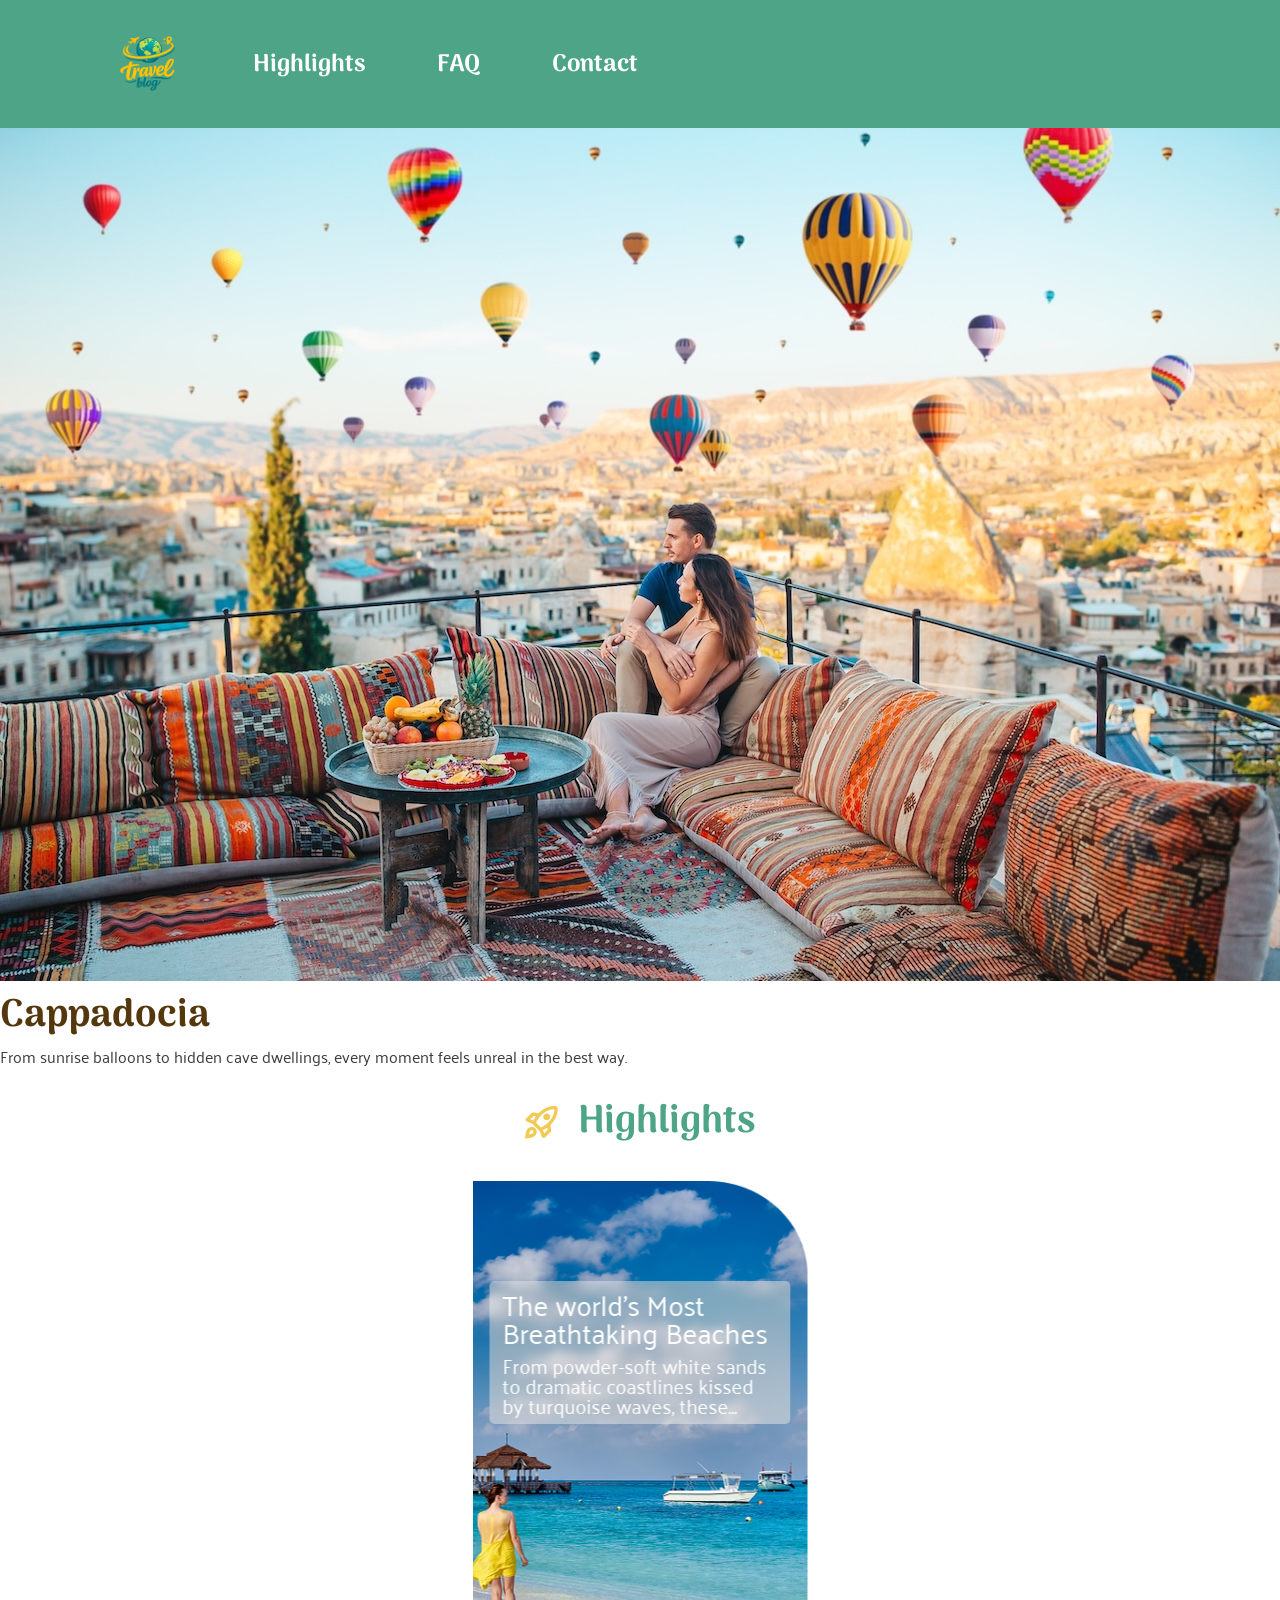
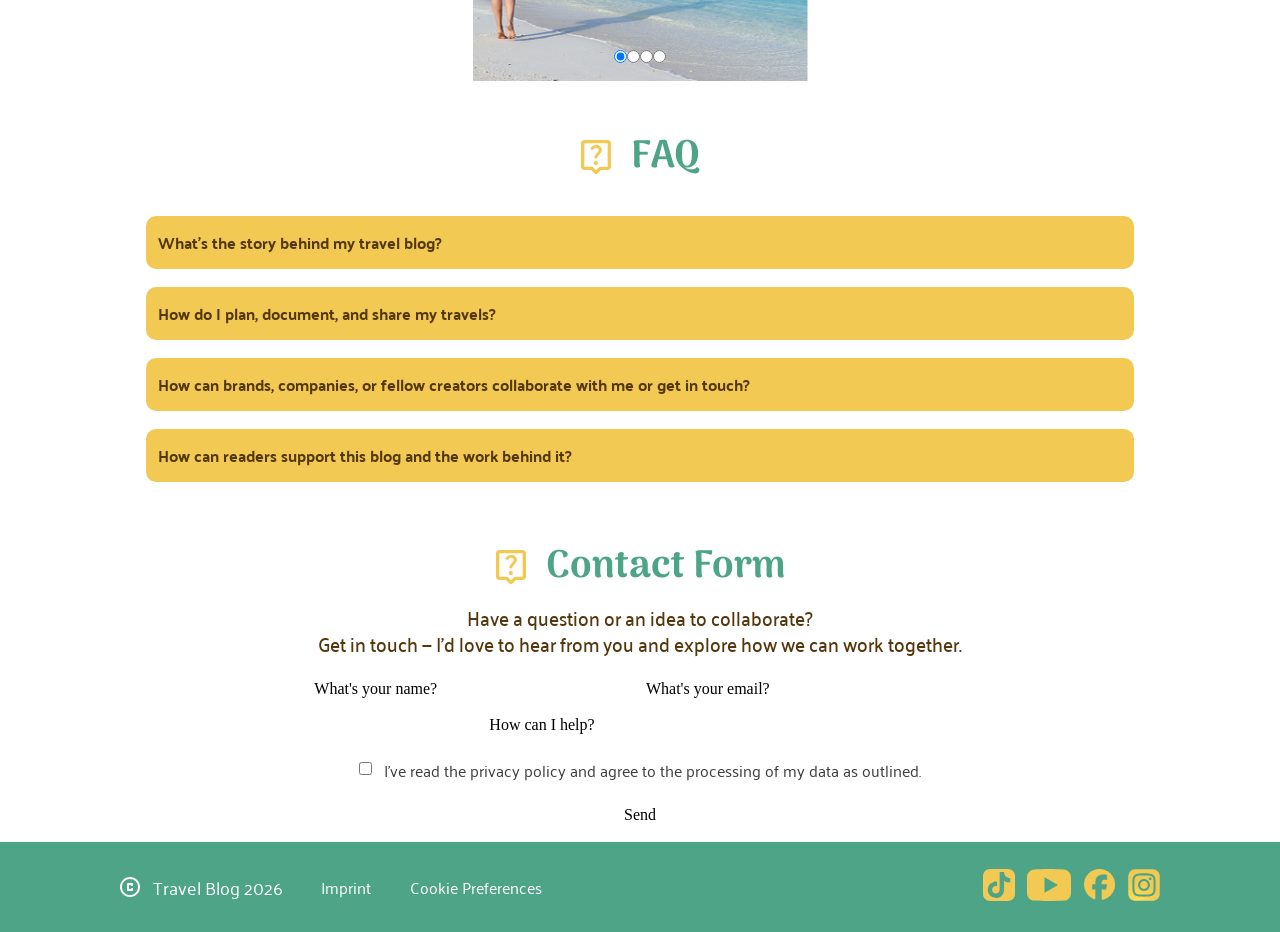
<file: index.html>
<!doctype html>
<html lang="en">
    <head>
        <meta charset="UTF-8" />
        <meta name="viewport" content="width=device-width, initial-scale=1.0" />
        <title>Travel Blog</title>

        <link rel="icon" href="./assets/icons/logo.svg" type="image/x-icon" />

        <link rel="stylesheet" href="./styles/variables.css" />
        <link rel="stylesheet" href="./styles/standard.css" />
        <link rel="stylesheet" href="./styles/fonts.css" />
        <link rel="stylesheet" href="./styles/style.css" />
    </head>
    <body>
        <header>
            <div id="header-content">
                <img src="./assets/icons/logo.svg" alt="travel blog logo" />
                <nav>
                    <ul>
                        <a href="#highlights">Highlights</a>
                        <a href="#faq">FAQ</a>
                        <a href="#contact-form">Contact</a>
                    </ul>
                </nav>
            </div>
        </header>
        <div id="mobile-nav-bar">
            <div>
                <a href=""
                    ><img src="./assets/icons/Home.svg" alt="home icon"
                /></a>
                <a href="#highlights"
                    ><img src="./assets/icons/rocket.svg" alt="rocket icon"
                /></a>
                <a href="#faq"
                    ><img
                        src="./assets/icons/question-mark.svg"
                        alt="question mark icon"
                /></a>
                <a href="#contact-form"
                    ><img
                        src="./assets/icons/person_pin.svg"
                        alt="person pin icon"
                /></a>
            </div>
        </div>
        <main>
            <section id="cappadocia">
                <div id="cappadocia-content">
                    <img src="./assets/images/kapadokia.jpeg" alt="couple on holidays">
                    <div id="cappadocia-text">
                        <h1>Cappadocia</h1>
                        <p>From sunrise balloons to hidden cave dwellings, every moment feels unreal in the best way.</p>
                    </div>
                </div>
            </section>
            <section id="highlights">
                <div class="section-heading">
                    <img
                        src="./assets/icons/rocket-yellow.png"
                        alt="rocket icon"
                    />
                    <h2>Highlights</h2>
                </div>
                <div class="slider_photos">
                    <input type="radio" name="slider" value="one" checked />
                    <input type="radio" name="slider" value="two" />
                    <input type="radio" name="slider" value="three" />
                    <input type="radio" name="slider" value="four" />

                    <div class="slider_photos_wrapper">
                        <div class="slider_photos_element">
                            <div class="slider_photos_element_textbox">
                                <div class="slider_photos_element_text">
                                    <p
                                        class="slider_photos_element_text_header"
                                    >
                                        The world's Most Breathtaking Beaches
                                    </p>
                                    <p
                                        class="slider_photos_element_text_description"
                                    >
                                        From powder-soft white sands to dramatic
                                        coastlines kissed by turquoise waves,
                                        these...
                                    </p>
                                </div>
                            </div>
                            <img
                                src="./assets/images/highlights-1.png"
                                alt="woman on a beach"
                            />
                        </div>
                        <div class="slider_photos_element">
                            <div class="slider_photos_element_textbox">
                                <div class="slider_photos_element_text">
                                    <p
                                        class="slider_photos_element_text_header"
                                    >
                                        Copenhagen in 3 Days: Big Experiences,
                                        Smart Spending
                                    </p>
                                    <p
                                        class="slider_photos_element_text_description"
                                    >
                                        Discover Copenhagen, where historic
                                        charm meets modern design, vibrant
                                        cycling ...
                                    </p>
                                </div>
                            </div>
                            <img
                                src="./assets/images/highlights-2.png"
                                alt="copenhagen"
                            />
                        </div>
                        <div class="slider_photos_element">
                            <div class="slider_photos_element_textbox">
                                <div class="slider_photos_element_text">
                                    <p
                                        class="slider_photos_element_text_header"
                                    >
                                        Pattaya Pulse: Food, Sun and Neon Nights
                                    </p>
                                    <p
                                        class="slider_photos_element_text_description"
                                    >
                                        From bustling promenades to nearby
                                        islands, the city offers an energetic
                                        and diverse escape...
                                    </p>
                                </div>
                            </div>
                            <img
                                src="./assets/images/highlights-3.png"
                                alt="woman on a beach"
                            />
                        </div>
                        <div class="slider_photos_element">
                            <div class="slider_photos_element_textbox">
                                <div class="slider_photos_element_text">
                                    <p
                                        class="slider_photos_element_text_header"
                                    >
                                        Mountain Fuji
                                    </p>
                                    <p
                                        class="slider_photos_element_text_description"
                                    >
                                        The most iconic mountain and an active
                                        volcano located about 100 kilometers
                                        southwest of ...
                                    </p>
                                </div>
                            </div>
                            <img
                                src="./assets/images/highlights-4.png"
                                alt="mount fuji"
                            />
                        </div>
                    </div>
                </div>
            </section>
            <section id="faq">
                <div class="section-heading">
                    <img
                        src="./assets/icons/question-mark-yellow.svg"
                        alt="question mark icon"
                    />
                    <h2>FAQ</h2>
                </div>
                <div id="faq-wrapper">
                    <details class="faq-box">
                        <summary>
                            What's the story behind my travel blog?
                        </summary>
                        <div class="faq-answer">
                            <p>
                                Lorem ipsum dolor sit amet, consectetur
                                adipisicing elit. Totam, molestias. Eos
                                architecto possimus necessitatibus fugiat,
                                ratione, officiis vitae voluptates provident,
                                harum ipsa sunt. Possimus dolores, veritatis
                                amet explicabo sunt nihil?
                            </p>
                        </div>
                    </details>
                    <details class="faq-box">
                        <summary>
                            How do I plan, document, and share my travels?
                        </summary>
                        <div class="faq-answer">
                            <p>
                                Lorem ipsum dolor sit amet, consectetur
                                adipisicing elit. Totam, molestias. Eos
                                architecto possimus necessitatibus fugiat,
                                ratione, officiis vitae voluptates provident,
                                harum ipsa sunt. Possimus dolores, veritatis
                                amet explicabo sunt nihil?
                            </p>
                        </div>
                    </details>
                    <details class="faq-box">
                        <summary>
                            How can brands, companies, or fellow creators
                            collaborate with me or get in touch?
                        </summary>
                        <div class="faq-answer">
                            <p>
                                Lorem ipsum dolor sit amet, consectetur
                                adipisicing elit. Totam, molestias. Eos
                                architecto possimus necessitatibus fugiat,
                                ratione, officiis vitae voluptates provident,
                                harum ipsa sunt. Possimus dolores, veritatis
                                amet explicabo sunt nihil?
                            </p>
                        </div>
                    </details>
                    <details class="faq-box">
                        <summary>
                            How can readers support this blog and the work
                            behind it?
                        </summary>
                        <div class="faq-answer">
                            <p>
                                Lorem ipsum dolor sit amet, consectetur
                                adipisicing elit. Totam, molestias. Eos
                                architecto possimus necessitatibus fugiat,
                                ratione, officiis vitae voluptates provident,
                                harum ipsa sunt. Possimus dolores, veritatis
                                amet explicabo sunt nihil?
                            </p>
                        </div>
                    </details>
                </div>
            </section>
            <section id="contact-form">
                <div id="contact-form-intro">
                    <div class="section-heading">
                        <img
                            src="./assets/icons/question-mark-yellow.svg"
                            alt="question mark icon"
                        />
                        <h2>Contact Form</h2>
                    </div>
                    <div id="contact-form-text">
                        <p>Have a question or an idea to collaborate?</p>
                        <p>
                            Get in touch — I'd love to hear from you and explore
                            how we can work together.
                        </p>
                    </div>
                </div>
                <form id="contact-formular">
                    <div id="name-and-email">
                        <div class="input-field-top">
                            <label for="fname">What's your name?</label>
                            <input type="text" id="name" />
                        </div>
                        <div class="input-field-top">
                            <label for="email">What's your email?</label>
                            <input type="text" id="email" />
                        </div>
                    </div>
                    <div class="input-field-bottom">
                        <label for="help">How can I help?</label>
                        <input type="text" id="help" />
                    </div>
                </form>
                <div id="privacy-checkbox">
                    <label class="container">
                        <input type="checkbox" />
                        <span class="checkmark"></span>
                    </label>
                    <p>
                        I've read the
                        <a
                            href="https://policies.google.com/privacy?hl=de"
                            target="_blank"
                            >privacy policy</a
                        >
                        and agree to the processing of my data as outlined.
                    </p>
                </div>
                <div id="send-button">
                    <a
                        href="https://msgwords.com/wp-content/uploads/2024/11/Thank-You-for-Having-Us-Words.jpeg"
                        >Send</a
                    >
                </div>
            </section>
        </main>

        <footer>
            <div id="footer-content">
                <div id="footer-text">
                    <div id="copyright">
                        <img
                            src="./assets/icons/copyright.svg"
                            alt="copyright icon"
                        />
                        <p>Travel Blog 2026</p>
                    </div>
                    <a href="">Imprint</a>
                    <a href="">Cookie Preferences</a>
                </div>
                <div id="footer-icons">
                    <a href="https://www.tiktok.com/login" target="_blank"
                        ><img
                            src="./assets/icons/tiktok-logo.svg"
                            alt="tiktok logo"
                    /></a>
                    <a href="https://www.youtube.com/" target="_blank"
                        ><img
                            src="./assets/icons/youtube-logo.svg"
                            alt="youtube logo"
                    /></a>
                    <a href="https://de-de.facebook.com/" target="_blank"
                        ><img
                            src="./assets/icons/facebook-logo.svg"
                            alt="facebook logo"
                    /></a>
                    <a href="https://www.instagram.com/" target="_blank"
                        ><img
                            src="./assets/icons/instagram-logo.svg"
                            alt="instagram logo"
                    /></a>
                </div>
            </div>
        </footer>
    </body>
</html>
</file>
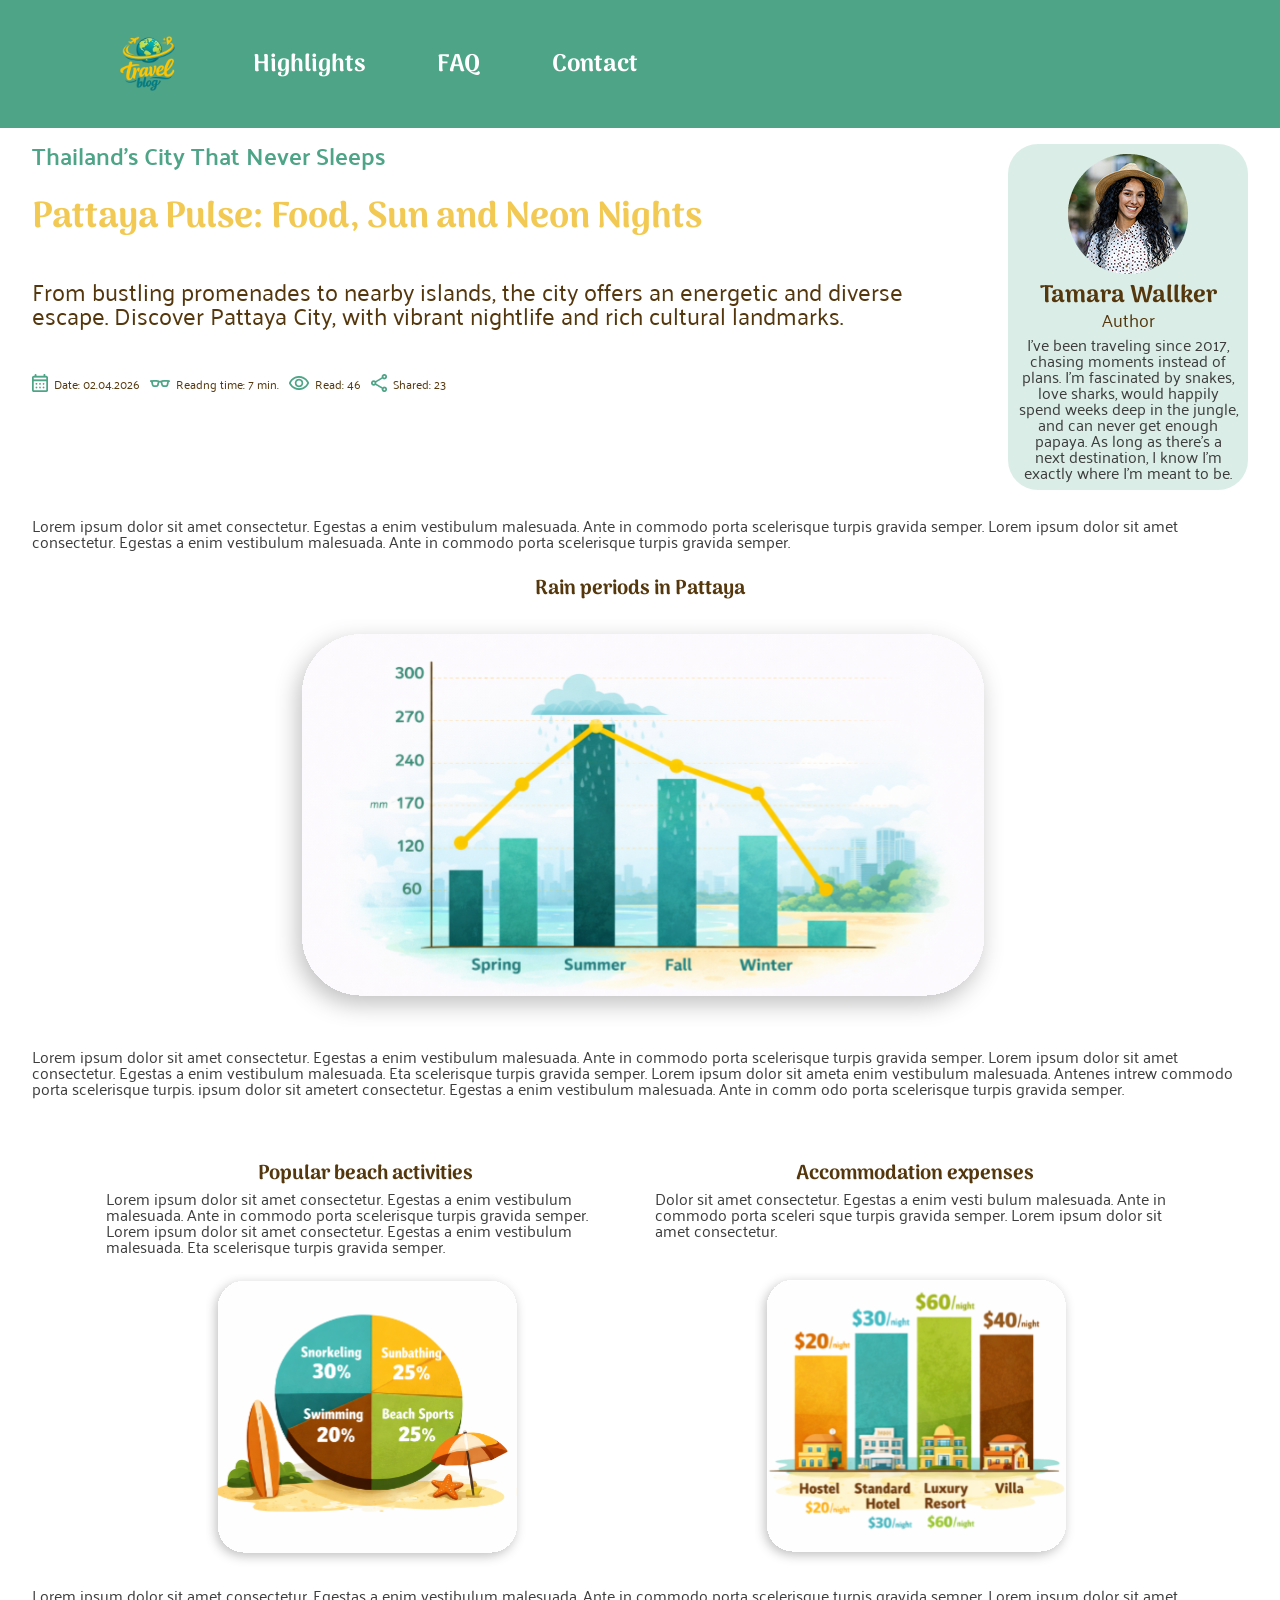
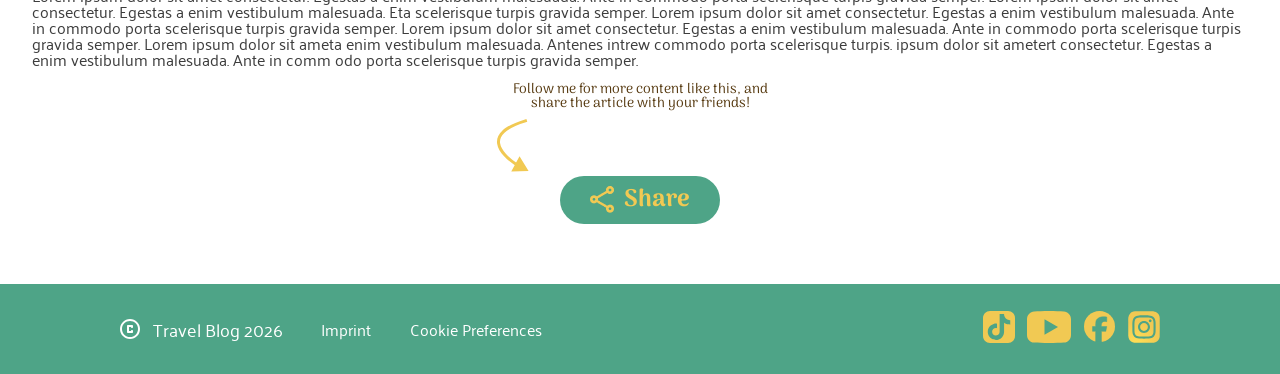
<file: article-three.html>
<!doctype html>
<html lang="de">

<head>
    <link rel="stylesheet" href="./styles/article-three.css" />
    <link rel="stylesheet" href="./styles/variables.css" />
    <link rel="stylesheet" href="./styles/fonts.css" />
    <link rel="stylesheet" href="./styles/article-two.css" />
    <link rel="stylesheet" href="./styles/standard.css" />
    <link rel="stylesheet" href="./styles/style.css" />

    <meta charset="UTF-8" />
    <meta name="viewport" content="width=device-width, initial-scale=1.0" />
    <title>Travel blog Article 3</title>
</head>

<body>
    <header>
        <div id="header-content">
            <img src="./assets/icons/logo.svg" alt="travel blog logo" />
            <nav>
                <ul>
                    <a href="#highlights">Highlights</a>
                    <a href="#faq">FAQ</a>
                    <a href="#contact-form">Contact</a>
                </ul>
            </nav>
        </div>
    </header>
    <div id="mobile-nav-bar">
        <div>
            <a href=""><img src="./assets/icons/Home.svg" alt="home icon" /></a>
            <a href="#highlights"><img src="./assets/icons/rocket.svg" alt="rocket icon" /></a>
            <a href="#faq"><img src="./assets/icons/question-mark.svg" alt="question mark icon" /></a>
            <a href="#contact-form"><img src="./assets/icons/person_pin.svg" alt="person pin icon" /></a>
        </div>
    </div>
    <main>
        <section class="hero-section">
                <div class="container">
                <div class="hero-content">
                    <h2 class="article-subtitle-font">
                        Thailand’s City That Never Sleeps
                    </h2>
                    <h1 class="article-title-font">
                        Pattaya Pulse:
                        Food, Sun and Neon Nights
                    </h1>
                    <p class="hero-intro-text">
                        From bustling promenades to nearby islands, the city offers an energetic and diverse escape.
                        Discover Pattaya City, with vibrant nightlife and rich cultural landmarks.
                    </p>
                    <div class="hero-meta">
                        <div class="meta-item">
                            <img class="meta-calendar-icon" src="./assets/icons/calendar_month.png"
                                alt="calendar icon" />
                            <span>Date: 02.04.2026</span>
                        </div>
                        <div class="meta-item">
                            <img class="meta-eyeglasses-icon" src="./assets/icons/eyeglasses_2.png"
                                alt="eyeglasses icon" />
                            <span>Readng time: 7 min.</span>
                        </div>
                        <div class="meta-item">
                            <img class="meta-visibility-icon" src="./assets/icons/visibility.png"
                                alt="visibility icon" />
                            <span>Read: 46</span>
                        </div>
                        <div class="meta-item">
                            <img class="meta-share-icon" src="./assets/icons/share.png" alt="share icon" />
                            <span>Shared: 23</span>
                        </div>
                    </div>
                </div>
                <div class="hero-author-box">
                    <div class="author-card">
                        <img src="./assets/images/Author.png" alt="author profile image" />
                        <h2 class="author-card-name">Tamara Wallker</h2>
                        <p class="author-card-role">Author</p>
                        <p>
                            I’ve been traveling since 2017, chasing moments instead of
                            plans. I’m fascinated by snakes, love sharks, would happily
                            spend weeks deep in the jungle, and can never get enough papaya.
                            As long as there’s a next destination, I know I’m exactly where
                            I’m meant to be.
                        </p>
                    </div>
                </div>
            </div>
            </section>
            <section class="article-graph1-section hero-intro-text">
                <div class="container">
                <div class="article-text-top">
                    <p>Lorem ipsum dolor sit amet consectetur. Egestas a enim vestibulum malesuada. Ante in commodo
                        porta scelerisque turpis gravida semper. Lorem ipsum dolor sit amet consectetur. Egestas a enim
                        vestibulum malesuada. Ante in commodo porta scelerisque turpis gravida semper.</p>
                </div>
                <div class="hero-graph">
                    <h3>Rain periods in Pattaya</h2>
                        <img src="./assets/images/graph_ Rain periods.svg" alt="Rain perios in Pattaya Graphik" />
                </div>
                <div class="article-text-bottom">
                    <p>Lorem ipsum dolor sit amet consectetur. Egestas a enim vestibulum malesuada. Ante in commodo
                        porta scelerisque turpis gravida semper. Lorem ipsum dolor sit amet consectetur. Egestas a enim
                        vestibulum malesuada. Eta scelerisque turpis gravida semper. Lorem ipsum dolor sit ameta enim
                        vestibulum malesuada. Antenes intrew commodo porta scelerisque turpis. ipsum dolor sit ametert
                        consectetur. Egestas a enim vestibulum malesuada. Ante in comm odo porta scelerisque turpis
                        gravida semper. </p>
                </div>
                
            </div>
            </section>
        <section article-graph2-section>
            <div class="container">
            <div class="graph2-wrapper">
                <div class="graph1">
                    <h3>Popular beach activities</h3>
                    <p>Lorem ipsum dolor sit amet consectetur. Egestas a enim vestibulum malesuada. Ante in commodo
                        porta scelerisque turpis gravida semper. Lorem ipsum dolor sit amet consectetur. Egestas a enim
                        vestibulum malesuada. Eta scelerisque turpis gravida semper. </p>
                    <img src="./assets/images/graph2-art3.svg">
                </div>
                <div class="graph2">
                    <h3>Accommodation expenses</h3>
                    <p>Dolor sit amet consectetur. Egestas a enim vesti bulum malesuada. Ante in commodo porta
                    sceleri sque turpis gravida semper. Lorem ipsum dolor sit amet consectetur.
                    </p>
                    <img src="./assets/images/graph3-art3.svg">
                </div>
                
            </div>
            <div>
                    <p>Lorem ipsum dolor sit amet consectetur. Egestas a enim vestibulum malesuada. Ante in commodo
                        porta scelerisque turpis gravida semper. Lorem ipsum dolor sit amet consectetur. Egestas a enim
                        vestibulum malesuada. Eta scelerisque turpis gravida semper. Lorem ipsum dolor sit amet
                        consectetur.
                        Egestas a enim vestibulum malesuada. Ante in commodo porta scelerisque turpis gravida semper.
                        Lorem ipsum dolor sit amet consectetur. Egestas a enim vestibulum malesuada. Ante in commodo
                        porta scelerisque turpis gravida semper. Lorem ipsum dolor sit ameta enim vestibulum malesuada.
                        Antenes intrew commodo porta scelerisque turpis. ipsum dolor sit ametert consectetur. Egestas a
                        enim vestibulum malesuada. Ante in comm odo porta scelerisque turpis gravida semper.</p>
                </div>
            </div>
        </section>
        <section class="share-box">
                <div class="container">
                <p class="share-text">
                    Follow me for more content like this, and share the article with
                    your friends!
                </p>
                <img class="share-arrow-icon" src="./assets/icons/arrow-share.svg" />
                <div class="share-button">
                    <a href="#" class="share-btn">
                        <img src="./assets/icons/share-bottom.png" />
                        <span>Share</span>
                    </a>
                </div>
        </div>
    </div>
        </section>
    </main>
    <footer>
        <div id="footer-content">
            <div id="footer-text">
                <div id="copyright">
                    <img src="./assets/icons/copyright.svg" alt="copyright icon" />
                    <p>Travel Blog 2026</p>
                </div>
                <a href="">Imprint</a>
                <a href="">Cookie Preferences</a>
            </div>
            <div id="footer-icons">
                <a href="https://www.tiktok.com/login" target="_blank"><img src="./assets/icons/tiktok-logo.svg"
                        alt="tiktok logo" /></a>
                <a href="https://www.youtube.com/" target="_blank"><img src="./assets/icons/youtube-logo.svg"
                        alt="youtube logo" /></a>
                <a href="https://de-de.facebook.com/" target="_blank"><img src="./assets/icons/facebook-logo.svg"
                        alt="facebook logo" /></a>
                <a href="https://www.instagram.com/" target="_blank"><img src="./assets/icons/instagram-logo.svg"
                        alt="instagram logo" /></a>
            </div>
        </div>
    </footer>
</body>
</html>
</file>
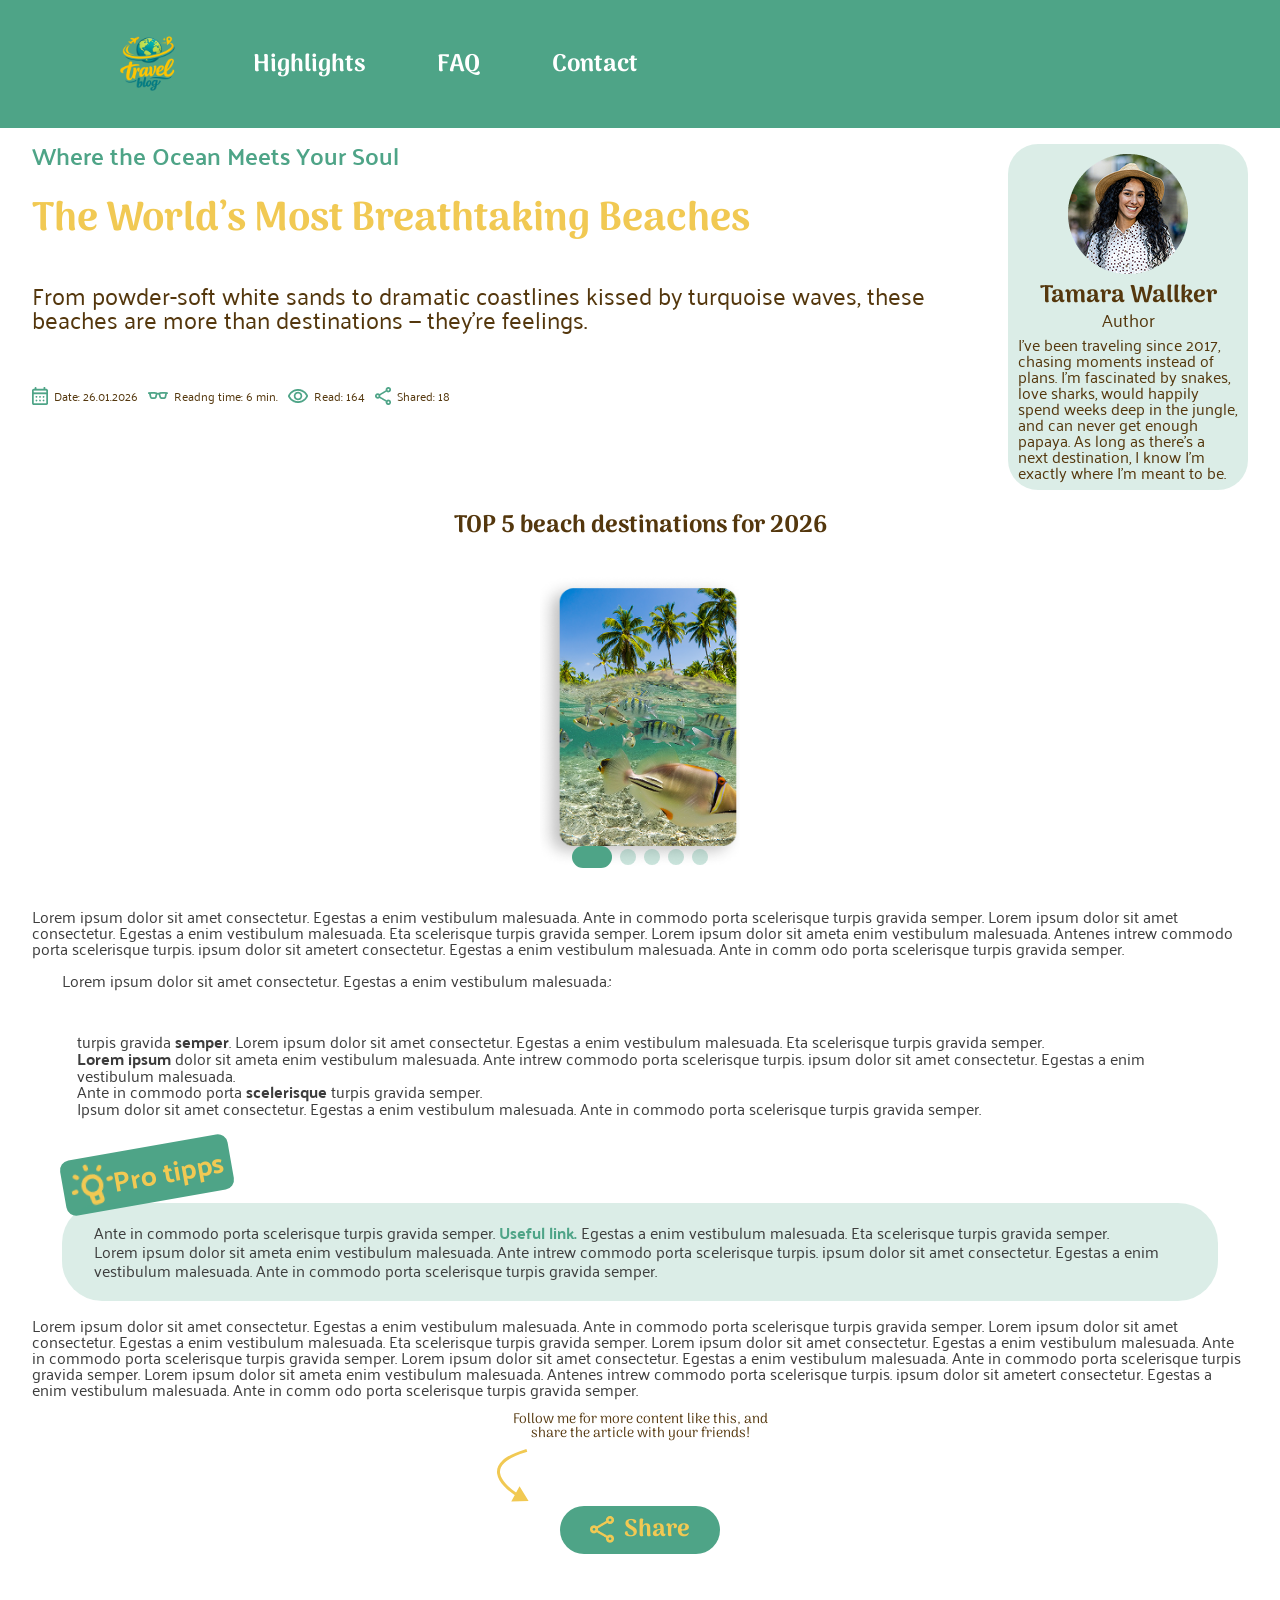
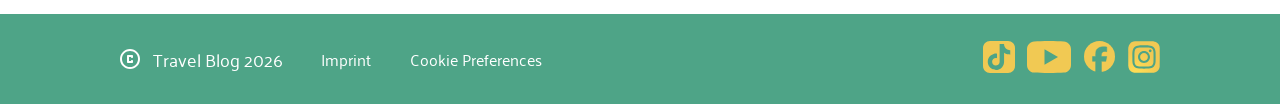
<file: carousel.html>
<!doctype html>
<html lang="de">

<head>
  <link rel="stylesheet" href="./styles/carousel.css" />
  <link rel="stylesheet" href="./styles/variables.css" />
  <link rel="stylesheet" href="./styles/fonts.css" />
  <link rel="stylesheet" href="./styles/standard.css" />
  <link rel="stylesheet" href="./styles/style.css" />

  <meta charset="UTF-8" />
  <meta name="viewport" content="width=device-width, initial-scale=1.0" />
  <title>Travel blog Article 1</title>
</head>

<body>
  <!-- #region header -->
  <header>
    <div id="header-content">
      <img src="./assets/icons/logo.svg" alt="travel blog logo" />
      <nav>
        <ul>
          <a href="#highlights">Highlights</a>
          <a href="#faq">FAQ</a>
          <a href="#contact-form">Contact</a>
        </ul>
      </nav>
    </div>
  </header>
  <div id="mobile-nav-bar">
    <div>
      <a href=""><img src="./assets/icons/Home.svg" alt="home icon" /></a>
      <a href="#highlights"><img src="./assets/icons/rocket.svg" alt="rocket icon" /></a>
      <a href="#faq"><img src="./assets/icons/question-mark.svg" alt="question mark icon" /></a>
      <a href="#contact-form"><img src="./assets/icons/person_pin.svg" alt="person pin icon" /></a>
    </div>
  </div>
  <!-- #endregion -->
  <main>

    <section class="hero-section">
      <div class="container">
        <div class="hero-content">
          <h2 class="article-subtitle-font">
            Where the Ocean Meets Your Soul
          </h2>
          <h1 class="article-title-font">
            The World’s Most Breathtaking Beaches
          </h1>
          <p class="hero-intro-text">
            From powder-soft white sands to dramatic coastlines kissed by
            turquoise waves, these beaches are more than destinations —
            they’re feelings.
          </p>
          <div class="hero-meta">
            <div class="meta-item">
              <img class="meta-calendar-icon" src="./assets/icons/calendar_month.png" alt="calendar icon" />
              <span>Date: 26.01.2026</span>
            </div>
            <div class="meta-item">
              <img class="meta-eyeglasses-icon" src="./assets/icons/eyeglasses_2.png" alt="eyeglasses icon" />
              <span>Readng time: 6 min.</span>
            </div>
            <div class="meta-item">
              <img class="meta-visibility-icon" src="./assets/icons/visibility.png" alt="visibility icon" />
              <span>Read: 164</span>
            </div>
            <div class="meta-item">
              <img class="meta-share-icon" src="./assets/icons/share.png" alt="share icon" />
              <span>Shared: 18</span>
            </div>
          </div>
        </div>
        <div class="hero-author-box">
          <div class="author-card">
            <img src="./assets/images/Author.png" alt="author profile image" />
            <h2 class="author-card-name">Tamara Wallker</h2>
            <p class="author-card-role">Author</p>
            <p class="author-card-text">
              I’ve been traveling since 2017, chasing moments instead of
              plans. I’m fascinated by snakes, love sharks, would happily
              spend weeks deep in the jungle, and can never get enough papaya.
              As long as there’s a next destination, I know I’m exactly where
              I’m meant to be.
            </p>
          </div>
        </div>
      </div>
    </section>
    <section class="carousel-section">
      <div class="container">
        <h2 class="carousel-title">TOP 5 beach destinations for 2026</h2>

        <div class="slider_a">
          <input type="radio" name="slider" value="one" checked id="slide1" />
          <input type="radio" name="slider" value="two" id="slide2" />
          <input type="radio" name="slider" value="three" id="slide3" />
          <input type="radio" name="slider" value="four" id="slide4" />
          <input type="radio" name="slider" value="five" id="slide5" />

          <div class="slider_a_wrapper">
            <div class="slider_a_element element_one">
              <img src="./assets/images/beach_one.png" alt="" />
            </div>
            <div class="slider_a_element element_two">
              <img src="./assets/images/beach_two.png" alt="" />
            </div>
            <div class="slider_a_element element_three">
              <img src="./assets/images/beach_three.png" alt="" />
            </div>
            <div class="slider_a_element element_four">
              <img src="./assets/images/beach_four.png" alt="" />
            </div>
            <div class="slider_a_element element_five">
              <img src="./assets/images/beach_five.png" alt="" />
            </div>
          </div>

          <div class="slider_dots">
            <label for="slide1"></label>
            <label for="slide2"></label>
            <label for="slide3"></label>
            <label for="slide4"></label>
            <label for="slide5"></label>
          </div>
        </div>
        <div class="carousel-article">
          <p>
            Lorem ipsum dolor sit amet consectetur. Egestas a enim vestibulum
            malesuada. Ante in commodo porta scelerisque turpis gravida
            semper. Lorem ipsum dolor sit amet consectetur. Egestas a enim
            vestibulum malesuada. Eta scelerisque turpis gravida semper. Lorem
            ipsum dolor sit ameta enim vestibulum malesuada. Antenes intrew
            commodo porta scelerisque turpis. ipsum dolor sit ametert
            consectetur. Egestas a enim vestibulum malesuada. Ante in comm odo
            porta scelerisque turpis gravida semper.
          </p>
        </div>
      </div>
    </section>
    <section class="article-list-section">
      <div class="container">

        <p class="article-list-title">
          Lorem ipsum dolor sit amet consectetur. Egestas a enim vestibulum
          malesuada.:
        </p>
        <ol class="article-list-one">
          <li class="list-item">
            turpis gravida <strong>semper</strong>. Lorem ipsum dolor sit amet
            consectetur. Egestas a enim vestibulum malesuada. Eta scelerisque
            turpis gravida semper.
          </li>
          <li class="list-item">
            <strong>Lorem ipsum</strong> dolor sit ameta enim vestibulum
            malesuada. Ante intrew commodo porta scelerisque turpis. ipsum
            dolor sit amet consectetur. Egestas a enim vestibulum malesuada.
          </li>
          <li class="list-item">
            Ante in commodo porta <strong>scelerisque</strong> turpis gravida
            semper.
          </li>
          <li class="list-item">
            Ipsum dolor sit amet consectetur. Egestas a enim vestibulum
            malesuada. Ante in commodo porta scelerisque turpis gravida
            semper.
          </li>
        </ol>

      </div>
    </section>
    <section class="pro-tipps-section">
      <div class="container">
        <div class="pro-tipps-icon">
          <img src="./assets/icons/lightbulb-pro-tipps.png" />
          <p>Pro tipps</p>
        </div>
        <div class="pro-tipps-list">
          <ol>
            <li>
              Ante in commodo porta scelerisque turpis gravida semper.
              <a href="" class="useful-link" target="_blank"> Useful link.</a>
              Egestas a enim vestibulum malesuada. Eta scelerisque turpis
              gravida semper.
            </li>
            <li>
              Lorem ipsum dolor sit ameta enim vestibulum malesuada. Ante
              intrew commodo porta scelerisque turpis. ipsum dolor sit amet
              consectetur. Egestas a enim vestibulum malesuada. Ante in
              commodo porta scelerisque turpis gravida semper.
            </li>
          </ol>
        </div>
      </div>
    </section>
    <section>
      <div class="container">

        <div class="pro-tipps-article">
          <p>
            Lorem ipsum dolor sit amet consectetur. Egestas a enim vestibulum
            malesuada. Ante in commodo porta scelerisque turpis gravida
            semper. Lorem ipsum dolor sit amet consectetur. Egestas a enim
            vestibulum malesuada. Eta scelerisque turpis gravida semper. Lorem
            ipsum dolor sit amet consectetur. Egestas a enim vestibulum
            malesuada. Ante in commodo porta scelerisque turpis gravida
            semper. Lorem ipsum dolor sit amet consectetur. Egestas a enim
            vestibulum malesuada. Ante in commodo porta scelerisque turpis
            gravida semper. Lorem ipsum dolor sit ameta enim vestibulum
            malesuada. Antenes intrew commodo porta scelerisque turpis. ipsum
            dolor sit ametert consectetur. Egestas a enim vestibulum
            malesuada. Ante in comm odo porta scelerisque turpis gravida
            semper.
          </p>
        </div>

      </div>
    </section>
    <section class="share-box">
      <div class="container">
        <p class="share-text">
          Follow me for more content like this, and share the article with
          your friends!
        </p>
        <img class="share-arrow-icon" src="./assets/icons/arrow-share.svg" />
        <div class="share-button">
          <a href="#" class="share-btn">
            <img src="./assets/icons/share-bottom.png" />
            <span>Share</span>
          </a>
        </div>
      </div>
      </div>
    </section>
  </main>
  <footer>
    <div id="footer-content">
      <div id="footer-text">
        <div id="copyright">
          <img src="./assets/icons/copyright.svg" alt="copyright icon" />
          <p>Travel Blog 2026</p>
        </div>
        <a href="">Imprint</a>
        <a href="">Cookie Preferences</a>
      </div>
      <div id="footer-icons">
        <a href="https://www.tiktok.com/login" target="_blank"><img src="./assets/icons/tiktok-logo.svg"
            alt="tiktok logo" /></a>
        <a href="https://www.youtube.com/" target="_blank"><img src="./assets/icons/youtube-logo.svg"
            alt="youtube logo" /></a>
        <a href="https://de-de.facebook.com/" target="_blank"><img src="./assets/icons/facebook-logo.svg"
            alt="facebook logo" /></a>
        <a href="https://www.instagram.com/" target="_blank"><img src="./assets/icons/instagram-logo.svg"
            alt="instagram logo" /></a>
      </div>
    </div>
  </footer>
</body>

</html>
</file>
<file: styles/variables.css>
:root{
    --primary-green: #4EA487;
    --primary-yellow: #F1C953;
    --secondary-brown: #54370D;
}
</file>
<file: styles/standard.css>
* {
    margin: 0;
    padding: 0;
    scroll-behavior: smooth;
    box-sizing: border-box;
    text-decoration: none;
    position: relative;
    list-style: none;
    font-size: inherit;
    color: inherit;
    font-family: inherit;
    background: initial;
    border: initial;
}
</file>
<file: styles/fonts.css>
/* arima-regular - latin */
@font-face {
  font-display: swap; /* Check https://developer.mozilla.org/en-US/docs/Web/CSS/@font-face/font-display for other options. */
  font-family: "Arima";
  font-style: normal;
  font-weight: 400;
  src: url("../assets/fonts/arima-v7-latin-regular.woff2") format("woff2"); /* Chrome 36+, Opera 23+, Firefox 39+, Safari 12+, iOS 10+ */
}
/* arima-700 - latin */
@font-face {
  font-display: swap; /* Check https://developer.mozilla.org/en-US/docs/Web/CSS/@font-face/font-display for other options. */
  font-family: "Arima";
  font-style: normal;
  font-weight: 700;
  src: url("../assets/fonts/arima-v7-latin-700.woff2") format("woff2"); /* Chrome 36+, Opera 23+, Firefox 39+, Safari 12+, iOS 10+ */
}

/* palanquin-regular - latin */
@font-face {
  font-display: swap; /* Check https://developer.mozilla.org/en-US/docs/Web/CSS/@font-face/font-display for other options. */
  font-family: "Palanquin";
  font-style: normal;
  font-weight: 400;
  src: url("../assets/fonts/palanquin-v17-latin-regular.woff2") format("woff2"); /* Chrome 36+, Opera 23+, Firefox 39+, Safari 12+, iOS 10+ */
}
/* palanquin-500 - latin */
@font-face {
  font-display: swap; /* Check https://developer.mozilla.org/en-US/docs/Web/CSS/@font-face/font-display for other options. */
  font-family: "Palanquin";
  font-style: normal;
  font-weight: 500;
  src: url("../assets/fonts/palanquin-v17-latin-500.woff2") format("woff2"); /* Chrome 36+, Opera 23+, Firefox 39+, Safari 12+, iOS 10+ */
}
/* palanquin-600 - latin */
@font-face {
  font-display: swap; /* Check https://developer.mozilla.org/en-US/docs/Web/CSS/@font-face/font-display for other options. */
  font-family: "Palanquin";
  font-style: normal;
  font-weight: 600;
  src: url("../assets/fonts/palanquin-v17-latin-600.woff2") format("woff2"); /* Chrome 36+, Opera 23+, Firefox 39+, Safari 12+, iOS 10+ */
}
/* palanquin-700 - latin */
@font-face {
  font-display: swap; /* Check https://developer.mozilla.org/en-US/docs/Web/CSS/@font-face/font-display for other options. */
  font-family: "Palanquin";
  font-style: normal;
  font-weight: 700;
  src: url("../assets/fonts/palanquin-v17-latin-700.woff2") format("woff2"); /* Chrome 36+, Opera 23+, Firefox 39+, Safari 12+, iOS 10+ */
}

/* palanquin-dark-regular - latin */
@font-face {
  font-display: swap; /* Check https://developer.mozilla.org/en-US/docs/Web/CSS/@font-face/font-display for other options. */
  font-family: "Palanquin Dark";
  font-style: normal;
  font-weight: 400;
  src: url("../assets/fonts/palanquin-dark-v17-latin-regular.woff2")
    format("woff2"); /* Chrome 36+, Opera 23+, Firefox 39+, Safari 12+, iOS 10+ */
}
/* palanquin-dark-600 - latin */
@font-face {
  font-display: swap; /* Check https://developer.mozilla.org/en-US/docs/Web/CSS/@font-face/font-display for other options. */
  font-family: "Palanquin Dark";
  font-style: normal;
  font-weight: 600;
  src: url("../assets/fonts/palanquin-dark-v17-latin-600.woff2") format("woff2"); /* Chrome 36+, Opera 23+, Firefox 39+, Safari 12+, iOS 10+ */
}

html {
  font-size: 16px;

  h1 {
    font-family: Arima;
    font-weight: 700;
    font-size: clamp(1.5rem, 3dvw, 3.75rem);
    color: var(--secondary-brown);
  }

  h2 {
    font-family: Arima;
    font-weight: 700;
    font-size: clamp(2rem, 3dvw, 2.5rem);
    color: var(--primary-green);
  }
}

.article-title-font {
  font-family: arima;
  font-weight: 700;
  color: var(--primary-yellow);
  font-style: bold;
  font-size: clamp(2.5rem, 1.5dvw, 4rem);
}

.article-subtitle-font {
  font-family: palanquin;
  font-weight: 600;
  color: var(--primary-green);
  font-size: clamp(1.25rem, 4dvw, 2.5rem);
}

.landing-subheading {
  font-family: Arima;
  font-weight: 700;
  color: var(--primary-green);
  font-size: clamp(2.5rem, 3dvw, 2.25rem);
}

.hero-intro-text {
  font-family: palanquin;
  font-weight: 400;
  color: var(--secondary-brown);
  font-size: clamp(1rem, 2dvw, 1.5rem);
}

p {
  font-family: palanquin;
  font-weight: 400;
  color: var(--secondary-brown);
  font-size: clamp(0.75rem, 2dvw, 1.5rem);
  line-height: 1;
}

.carousel-title {
  font-family: arima;
  font-weight: 600;
  color: var(--secondary-brown);
  font-size: clamp(1.1rem, 3dvw, 1.5rem);
}

p {
  font-family: palanquin;
  font-weight: 400;
  color: #3d3d3d;
  font-size: clamp(1rem, 2dvw, 1rem);
  line-height: 1;
}
</file>
<file: styles/style.css>
header {
  width: 100%;
  height: 88px;
  background-color: var(--primary-green);
  align-content: center;

  @media screen AND (min-width: 441px) {
    height: 128px;
  }

  #header-content {
    width: 100%;
    display: flex;
    justify-content: flex-start;
    justify-content: flex-start;
    align-items: center;
    padding: 2dvh max((calc(100% - 1440px) / 2), 120px);
    gap: min(6dvw, 100px);

    @media screen AND (max-width: 850px) {
      padding: 2dvh 8dvw;
    }

    @media screen AND (max-width: 440px) {
      justify-content: center;
    }
    padding: 2dvh max((calc(100% - 1440px) / 2), 120px);
    gap: min(6dvw, 100px);

    @media screen AND (max-width: 850px) {
      padding: 2dvh 8dvw;
    }

    @media screen AND (max-width: 440px) {
      justify-content: center;
    }
  }

  img {
    height: 56px;
    width: 56px;
  }

  ul {
    width: 100%;
    display: flex;
    justify-content: space-between;
    align-items: center;
    gap: min(6dvw, 72px);
    gap: min(6dvw, 72px);
    color: white;

    a {
      font-family: Arima;
      font-weight: 700;
      font-style: Bold;
      font-size: clamp(1.25rem, 2dvw, 1.5rem);
      font-size: clamp(1.25rem, 2dvw, 1.5rem);
      text-decoration: none;
    }

    a:visited {
      color: var(--primary-yellow);
    }

    @media screen AND (max-width: 768px) {
      padding: 2dvh 6dvw;
    }

    @media screen AND (max-width: 440px) {
      display: none;
    }
  }
}

#mobile-nav-bar {
  z-index: 2;
  width: 100%;
  height: 88px;
  background-color: var(--primary-yellow);
  position: fixed;
  bottom: 0;
  padding: 2dvw 1dvw;
  justify-items: center;
  align-content: center;

  div {
    width: 80%;
    display: flex;
    justify-content: space-between;
    align-items: center;

    img {
      height: 40px;
      width: 40px;
    }
  }

  @media screen and (min-width: 441px) {
    display: none;
  }
}

/* main {
    display: flex;
    flex-direction: column;
    justify-content: center;
    align-items: center;
    height: 100vh;
}
 */
#cappadocia {
  display: flex;
  flex-direction: column;
  justify-content: center;

  > img {
    object-fit: cover;
    width: 100%;
    max-width: 1440px;
    height: 500px;
    max-height: 500px;
    object-fit: cover;
  }

  #cappadocia-text-box {
    padding: 3dvh 3dvw;
    display: flex;
    flex-direction: column;
    background-color: var(--primary-yellow);
    gap: 1dvh;

    h3 {
      font-family: Arima;
      font-weight: 700;
      font-style: Bold;
      font-size: 2rem;
      color: var(--secondary-brown);
    }

    p {
      font-family: Palanquin;
      font-weight: 500;
      font-size: 1.5rem;
    }
  }
}

/* DO NOT TOUCH CAPPADOCIA ANYMORE */

#highlights {
  display: flex;
  flex-direction: column;
  justify-content: center;
  align-items: center;
  gap: 3dvh;
  padding: 3dvh 2dvw;

  > img {
    height: 40px;
    width: 40px;
  }

  .section-heading {
    display: flex;
    justify-content: center;
    align-items: center;
    gap: min(3dvw, 20px);
  }

  .slider_photos {
    height: 500px;
    width: min(95%, 335px);
    display: flex;
    justify-content: center;
    align-items: flex-end;
    position: relative;
    overflow: hidden;

    .slider_photos_wrapper {
      width: 400%;
      height: 100%;

      position: absolute;
      display: flex;

      .slider_photos_element {
        width: calc(100% / 4);
        height: 100%;
        display: flex;
        justify-content: center;
        position: relative;

        .slider_photos_element_textbox {
          width: 90%;
          position: absolute;
          top: 20%;
          z-index: 1;
          border-radius: 5px;
          background-color: rgba(255, 255, 255, 0.4);
          display: flex;
          flex-direction: column;
          padding: 0.5dvh 0.5dvw;
          backdrop-filter: blur(5px) saturate(60%);

          .slider_photos_element_text {
            width: 100%;
            padding: 0.5dvh 0.5dvw;
            text-align: left-align;
            display: flex;
            flex-direction: column;
            gap: 1dvh;

            .slider_photos_element_text_header {
              color: white;
              font-family: Palanquin;
              font-weight: 400;
              font-size: 1.75rem;
              line-height: 1;
            }

            .slider_photos_element_text_description {
              color: white;
              font-family: Palanquin;
              font-weight: 400;
              font-size: 1.25rem;
              line-height: 1;
            }
          }
        }

        img {
          width: 100%;
          height: auto;
        }
      }
    }
  }

  .slider_photos input {
    z-index: 1;
    margin-bottom: 2dvh;
  }

  .slider_photos input[value="one"]:checked ~ .slider_photos_wrapper {
    transform: translateX(calc(100% / 8 * 3));
  }

  .slider_photos input[value="two"]:checked ~ .slider_photos_wrapper {
    transform: translateX(calc(100% / 8));
  }

  .slider_photos input[value="three"]:checked ~ .slider_photos_wrapper {
    transform: translateX(calc(-100% / 8));
  }
  .slider_photos input[value="four"]:checked ~ .slider_photos_wrapper {
    transform: translateX(calc(-100% / 8 * 3));
  }
}

#faq {
  width: 100%;
  display: flex;
  flex-direction: column;
  gap: 1dvh;
  padding: 2dvh 2dvw;

  .section-heading {
    width: 100%;
    display: flex;
    justify-content: center;
    align-items: center;
    gap: min(3dvw, 20px);
  }

  #faq-wrapper {
    width: 100%;
    display: flex;
    flex-direction: column;
    justify-content: center;
    align-items: center;
    gap: min(2dvh, 20px);
    padding: 2dvh max((calc(100% - 1440px) / 2), 120px);

    @media screen AND (max-width: 850px) {
      padding: 2dvh 8dvw;
    }

    .faq-box {
      width: 90%;
      border-radius: 10px;
      padding: min(2dvh, 12px) min(2dvw, 12px);
      width: 100%;
      display: flex;
      flex-direction: column;
      border-radius: 10px;
      background-color: var(--primary-yellow);
      gap: 10px;

      summary {
        font-family: Palanquin;
        font-weight: 700;
        font-size: 1rem;
        color: var(--secondary-brown);
      }

      .faq-answer {
        background-color: white;
        padding: 5px 5px;
        border-radius: 5px;

        p {
          font-family: Palanquin;
          font-weight: 400;
          font-size: 1rem;
        }
      }
    }
  }
}

#contact-form {
  width: 100%;
  display: flex;
  flex-direction: column;
  justify-content: space-between;
  align-items: center;
  padding: 2dvh max((calc(100% - 1440px) / 2), 120px);
  gap: 3dvh;

  @media screen AND (max-width: 850px) {
    padding: 2dvh 8dvw;
  }
  #contact-form-intro {
    width: 100%;
    display: flex;
    flex-direction: column;
    gap: 1dvh;

    .section-heading {
      width: 100%;
      display: flex;
      justify-content: center;
      align-items: center;
      gap: min(3dvw, 20px);
    }

    #contact-form-text {
      width: 100%;
      display: flex;
      flex-direction: column;
      justify-content: center;
      align-items: center;
      gap: 0.75dvh;

      p {
        font-family: Palanquin;
        font-weight: 500;
        font-size: clamp(1rem, 1.5dvw, 1.5rem);
        text-align: center;
        line-height: 1;
        color: var(--secondary-brown);
      }
    }
  }

  #contact-formular {
    width: 100%;
    display: flex;
    flex-direction: column;
    justify-content: center;
    align-items: center;
    gap: 2dvh;

    #name-and-email {
      width: 100%;
      display: flex;
      justify-content: center;
      align-items: center;
      gap: 1dvw;
    }

    .input-field {
      width: 100%;
      display: flex;
      flex-direction: column;
      gap: 1dvh;

      label {
        font-family: Palanquin;
        font-weight: 500;
        font-size: clamp(1rem, 1.5dvw, 1.5rem);
        text-align: left;
        line-height: 1;
        color: var(--secondary-brown);
      }
    }
  }

  #privacy-checkbox {
    width: 100%;
    display: flex;
    justify-content: center;
    align-items: center;
    gap: 1dvw;

    /*         label > input {
            align-content: center;
            justify-items: center;
        } */
  }
}

footer {
  width: 100%;
  height: 10dvh;
  background-color: var(--primary-green);
  align-content: center;

  @media screen AND (max-width: 690px) {
    height: 18dvh;
  }

  @media screen AND (max-width: 440px) {
    margin-bottom: 88px;
  }

  #footer-content {
    width: fit-content%;
    display: flex;
    justify-content: space-between;
    align-items: center;
    padding: 1dvh max((calc(100% - 1440px) / 2), 120px);

    @media screen AND (max-width: 850px) {
      padding: 2dvh 8dvw;
      align-items: flex-end;
    }

    @media screen AND (max-width: 380px) {
      padding: 1dvh 2dvw;
      gap: 1dvw;
    }

    #footer-text {
      width: fit-content;
      display: flex;
      justify-content: flex-start;
      gap: 3dvw;

      @media screen AND (max-width: 690px) {
        flex-direction: column;
        gap: 1dvw;
      }

      p {
        font-family: palanquin;
        font-weight: 400;
        color: white;
        font-size: 1.125rem;

        @media screen AND (max-width: 690px) {
          font-size: 1rem;
        }
      }

      a {
        font-family: palanquin;
        font-weight: 400;
        color: white;
        font-size: 1rem;
        text-decoration: none;
      }

      a:hover {
        text-decoration: underline;
      }

      #copyright {
        display: flex;
        justify-content: flex-start;
        align-items: center;
        gap: 1dvw;

        @media screen AND (max-width: 690px) {
          order: 1;
        }
      }
    }

    #footer-icons {
      width: fit-content;
      display: flex;
      justify-content: flex-end;
      align-items: center;
      gap: 1dvw;

      img {
        height: 32px;
      }

      @media screen AND (max-width: 380px) {
        img {
          transform: scaleY(0.75) scaleX(0.75);
        }
      }
    }
  }
}
</file>
<file: styles/article-three.css>
* {
  margin: 0;
  padding: 0;
  box-sizing: border-box;
  scroll-behavior: smooth;
  position: relative;
  font-size: inherit;
  color: inherit;
}

/* CONTENT BEGRENZUNG  */

.container {
  width: 100%;
  max-width: 1440px;
  margin: 0;
  padding: 24px 15px;
  box-sizing: border-box;
}

/* HERO SECTION */

.hero-graph img,
.graph1 img,
.graph2 img {
  width: 100%;
  padding-bottom: 20px;
}

.hero-graph img {
  display: flex;
  justify-content: center;
}

.hero-graph h3 {
  font-size: 20px;
  font-family: arima;
  font-weight: 600;
  text-align: center;
  padding-top: 30px;
  padding-bottom: 20px;
}

.graph1 h3,
.graph2 h3 {
  text-align: center;
  font-family: arima;
  font-weight: 600;
  font-size: 20px;
  color: var(--secondary-brown);
}

.graph1 p,
.graph2 p {
  text-align: start;
  padding-bottom: 20px;
}

h2.article-subtitle-font {
  line-height: 1;
  font-size: 16px;
}

.hero-wrapper {
  display: flex;
  flex-direction: column;
  gap: 6px;
}

.hero-intro-text {
  line-height: 1;
}

.article-title-font {
  font-size: 35px;
  line-height: 1;
}

.hero-meta {
  width: 100%;
  display: flex;
  flex-wrap: wrap;
  align-items: center;
  gap: 8px;
}

.meta-item {
  display: flex;
  align-items: center;
  gap: 6px;
  font-size: 14px;
}

.hero-author-box {
  padding-top: 20px;
}

.author-card {
  background-color: #4ea48733;
  padding: 18px;
  text-align: center;
  display: flex;
  flex-direction: column;
  align-items: center;
  border-radius: 30px;
  max-width: 345px;
}

.article-text-bottom {
  padding-bottom: 0;
}
.author-card img {
  width: 120px;
  height: 120px;
  object-fit: cover;
  display: block;
  margin-bottom: 10px;
}

.author-card p {
  max-width: 100%;
  line-height: 1.2;
}

.author-card-role {
  margin: 2px 0 8px;
}

.author-card-name {
  color: var(--secondary-brown);
  font-size: clamp(1.2rem, 3dvw, 1.5rem);
}

.author-card h2 {
  margin: 0;
  line-height: 1;
  font-family: "Arima";
}

/* ARTICLE AND GRAPHS */

/* SHARE SECTION */

.share-btn {
  display: inline-flex;
  align-items: center;
  justify-content: center;
  gap: 10px;
  padding: 12px 30px;
  background: var(--primary-green);
  color: var(--primary-yellow);
  height: 48px;
  text-decoration: none;
  font-weight: 700;
  font-size: 18px;
  border-radius: 40px;
}

.share-icon {
  width: 20px;
  height: 20px;
}

.share-button {
  display: flex;
  justify-content: center;
  align-items: center;
  padding-bottom: 60px;
}

.share-btn span {
  font-family: arima;
  font-weight: 700;
  font-size: 24px;
}

.share-box {
  width: 300px;
  margin: 0 auto;
}

.share-text {
  color: var(--secondary-brown);
  font-family: arima;
  font-size: 14px;
  font-weight: 500;
  text-align: center;
  padding-bottom: 8px;
}

@media (min-width: 768px) {
  .hero-graph img {
    width: 60%;
    margin: 0 auto;
  }
  .graph2-wrapper {
    display: flex;
    flex-direction: row;
    justify-content: center;
    align-items: flex-start;
    gap: 30px;
    width: 100%;
  }

  .graph2 p {
    padding-bottom: 35px;
  }

  .graph1,
  .graph2 {
    width: 100%;
    max-width: 519px;
  }

  .graph1 img,
  .graph2 img {
    display: block;
    width: 100%;
    max-width: 320px;
    margin: 0 auto;
    padding-bottom: 20px;
  }
}
</file>
<file: styles/article-two.css>
* {
  margin: 0;
  padding: 0;
  box-sizing: border-box;
  scroll-behavior: smooth;
  position: relative;
  font-size: inherit;
  color: inherit;
}

/* CONTENT BEGRENZUNG  */

.container {
  width: 100%;
  max-width: 1440px;
  margin: 0 auto;
  padding: 24px 15px;
  box-sizing: border-box;
}

/* HERO SECTION */

.hero-section {
  width: 100%;
  display: flex;
  justify-content: center;
}

h2.article-subtitle-font {
  line-height: 1;
  font-size: 16px;
}

.hero-content {
  display: flex;
  flex-direction: column;
  gap: 6px;
}

.hero-intro-text {
  width: 100%;
  padding-top: 0.7rem;
  padding-bottom: 1rem;
  line-height: 1;
}

.article-title-font {
  /* font-size: 50px; */
  line-height: 1.1;
}

.hero-meta {
  width: 100%;
  display: flex;
  flex-wrap: wrap;
  align-items: center;
  gap: 8px;
}

.meta-item {
  display: flex;
  align-items: center;
  gap: 6px;
  font-family: palanquin;
  color: var(--secondary-brown);
  font-size: 14px;
}

.hero-author-box {
  padding-top: 20px;
  display: flex;
  justify-content: center;
}

.author-card {
  background-color: #4ea48733;
  padding: 18px;
  display: flex;
  flex-direction: column;
  align-items: center;
  border-radius: 30px;
  max-width: 345px;
}

.author-card img {
  width: 120px;
  height: 120px;
  object-fit: cover;
  display: block;
  margin-bottom: 10px;
}

.author-card p {
  max-width: 100%;
  line-height: 1.2;
}

.author-card-role {
  margin: 2px 0 8px;
  font-size: 18px;
  color: var(--secondary-brown);
}

.author-card-text {
  color: var(--secondary-brown);
}

.author-card-name {
  color: var(--secondary-brown);
  font-size: clamp(1.2rem, 3dvw, 1.5rem);
}

.author-card h2 {
  margin: 0;
  line-height: 1;
  font-family: "Arima";
}

/* VIDEO SECTION */

.article-video-section {
  display: flex;
  flex-direction: column;
  align-items: center;
  gap: 24px;
}

.article-list-one {
  width: 100%;
  line-height: 1;
  padding: 15px;
}

.video-copenhagen {
  margin: 32px 0px;
}

.article-text-bottom {
  padding-bottom: 30px;
}

li.list-item {
  font-family: palanquin;
  color: #3d3d3d;
  font-size: 1rem;
}

/* PRO-TIPPS SECTION */

.useful-link {
  color: var(--primary-green);
  font-weight: bold;
  text-decoration: none;
}

.pro-tipps-list {
  width: 100%;
  line-height: 1.2;
  font-family: palanquin;
  color: #3d3d3d;
  background-color: #4ea48733;
  border-radius: 40px;
  box-sizing: border-box;
  padding: 20px 32px;
}

.pro-tipps-icon {
  display: flex;
  background-color: var(--primary-green);
  border-radius: 10px;
  width: 196px;
  height: 60px;
  justify-content: center;
  align-items: center;
  transform: rotate(-10deg);
}

.pro-tipps-icon p {
  color: var(--primary-yellow);
  font-family: palanquin;
  font-weight: 700;
  font-size: 28px;
}

/* SHARE SECTION */

.share-btn {
  display: inline-flex;
  align-items: center;
  justify-content: center;
  gap: 10px;
  padding: 12px 30px;
  background: var(--primary-green);
  color: var(--primary-yellow);
  height: 48px;
  text-decoration: none;
  font-weight: 700;
  font-size: 18px;
  border-radius: 40px;
}

.share-icon {
  width: 20px;
  height: 20px;
}

.share-button {
  display: flex;
  justify-content: center;
  align-items: center;
  padding-bottom: 60px;
}

.share-btn span {
  font-family: arima;
  font-weight: 700;
  font-size: 24px;
}

.share-box {
  width: 300px;
  margin: 0 auto;
}

.share-text {
  color: var(--secondary-brown);
  font-family: arima;
  font-size: 14px;
  font-weight: 500;
  text-align: center;
  padding-bottom: 8px;
}

/* MEDIA QUERIES */

@media (min-width: 768px) {
  .container {
    padding: 16px 32px 0px 32px;
  }

  h1.article-title-font {
    font-size: 36px;
  }

  .hero-section .container {
    display: flex;
    justify-content: space-evenly;
    align-items: flex-start;
    gap: 32px;
  }

  .hero-content {
    display: flex;
    flex-direction: column;
    gap: 30px;
  }

  .hero-author-box {
    width: 240px;
    flex-shrink: 0;
    display: flex;
    justify-content: flex-end;
    padding: 0;
  }

  .author-card {
    width: 100%;
    max-width: 240px;
    margin: 0;
    padding: 10px;
    box-sizing: border-box;
  }

  .author-card p {
    line-height: 1;
  }

  .hero-meta {
    gap: 10px;
  }

  .meta-item {
    font-size: 12px;
  }

  h2.article-subtitle-font {
    font-size: 25px;
  }

  .pro-tipps-icon {
    width: 170px;
    height: 56px;
  }

  .pro-tipps-list {
    width: auto;
  }

  .pro-tipps-section {
    padding-left: 30px;
    padding-right: 30px;
  }

  .article-list-section {
    padding-left: 30px;
    padding-right: 30px;
    font-size: 20px;
  }

  .share-box {
    width: 350px;
  }
}

@media (min-width: 1440px) {
  .container {
    padding: 64px 128px 0px 128px;
  }

  h2.article-subtitle-font {
    font-size: 40px;
    padding-bottom: 16px;
  }

  h1.article-title-font {
    font-size: 64px;
  }

  p.hero-intro-text {
    font-size: 28px;
  }

  .hero-intro-text {
    padding-bottom: 3rem;
  }

  .meta-item {
    font-size: 16px;
  }

  .author-card {
    width: 100%;
    max-width: 420px;
    margin: 0;
    padding: 10px;
    box-sizing: border-box;
  }

  .hero-content {
    gap: 0;
  }

  li.list-item {
    font-size: 24px;
  }
  p.article-list-title {
    font-size: 24px;
  }
  .pro-tipps-article p {
    font-size: 24px;
  }

  .pro-tipps-list {
    padding-left: 48px;
    font-size: 24px;
  }

  .share-box {
    width: 700px;
  }
  .share-text {
    font-size: 24px;
  }
  .article-text-top p {
    font-size: 24px;
  }

  .article-text-bottom p {
    font-size: 24px;
  }
}

@media (min-width: 605px) {
  h2.article-subtitle-font {
    font-size: 24px;
  }
}
</file>
<file: styles/carousel.css>
* {
  margin: 0;
  padding: 0;
  box-sizing: border-box;
  scroll-behavior: smooth;
  position: relative;
  font-size: inherit;
  color: inherit;
}

/* CONTENT BEGRENZUNG  */

.container {
  width: 100%;
  max-width: 1440px;
  margin: 0 auto;
  padding: 24px 15px;
  box-sizing: border-box;
}

/* HERO SECTION */

.hero-section {
  width: 100%;
  display: flex;
  justify-content: center;
}

h2.article-subtitle-font {
  line-height: 1;
  font-size: 16px;
}

.hero-content {
  display: flex;
  flex-direction: column;
  gap: 6px;
}

.hero-intro-text {
  width: 100%;
  padding-top: 0.7rem;
  padding-bottom: 1.5rem;
  line-height: 1;
}

.article-title-font {
  font-size: 50px;
  line-height: 1.1;
}

.hero-meta {
  width: 100%;
  display: flex;
  flex-wrap: wrap;
  align-items: center;
  gap: 8px;
}

.meta-item {
  display: flex;
  align-items: center;
  gap: 6px;
  font-family: palanquin;
  color: var(--secondary-brown);
  font-size: 14px;
}

.hero-author-box {
  padding-top: 20px;
  display: flex;
  justify-content: center;
}

.author-card {
  background-color: #4ea48733;
  padding: 18px;
  display: flex;
  flex-direction: column;
  align-items: center;
  border-radius: 30px;
  max-width: 345px;
}

.author-card img {
  width: 120px;
  height: 120px;
  object-fit: cover;
  display: block;
  margin-bottom: 10px;
}

.author-card p {
  max-width: 100%;
  line-height: 1.2;
}

.author-card-role {
  margin: 2px 0 8px;
  font-size: 18px;
  color: var(--secondary-brown);
}

.author-card-text {
  color: var(--secondary-brown);
}

.author-card-name {
  color: var(--secondary-brown);
  font-size: clamp(1.2rem, 3dvw, 1.5rem);
}

.author-card h2 {
  margin: 0;
  line-height: 1;
  font-family: "Arima";
}

/* CAROUSEL */

.carousel-title {
  padding-bottom: 30px;
  text-align: center;
}

.slider_a {
  position: relative;

  width: 200px;
  height: 293px;
  border-radius: 20px;

  display: flex;
  justify-content: center;
  align-items: flex-end;
  margin: 0 auto;
  overflow: hidden;
}

.slider_a input {
  display: none;
}

.slider_a_wrapper {
  width: 500%;
  height: 100%;
  position: absolute;
  display: flex;
  transition: all 1s ease-in-out;
}

.slider_a_element img {
  width: 100%;
  height: 100%;
  object-fit: cover;
  display: block;
}

.slider_a input[value="one"]:checked ~ .slider_a_wrapper {
  transform: translateX(40%);
}

.slider_a input[value="two"]:checked ~ .slider_a_wrapper {
  transform: translateX(20%);
}

.slider_a input[value="three"]:checked ~ .slider_a_wrapper {
  transform: translateX(0%);
}

.slider_a input[value="four"]:checked ~ .slider_a_wrapper {
  transform: translateX(-20%);
}

.slider_a input[value="five"]:checked ~ .slider_a_wrapper {
  transform: translateX(-40%);
}

.slider_dots label {
  width: 16px;
  height: 16px;
  border-radius: 50px;
  background: #4ea4874d;
  transition: all 0.3s ease;
}

.slider_dots {
  position: absolute;
  left: 50%;
  bottom: 0;
  transform: translateX(-50%);
  display: flex;
  align-items: center;
  gap: 8px;
}

#slide1:checked ~ .slider_dots label[for="slide1"],
#slide2:checked ~ .slider_dots label[for="slide2"],
#slide3:checked ~ .slider_dots label[for="slide3"],
#slide4:checked ~ .slider_dots label[for="slide4"],
#slide5:checked ~ .slider_dots label[for="slide5"] {
  width: 40px;
  height: 22px;
  background: #4ea487;
}

.carousel-article {
  padding-top: 40px;
}

.article-list-one {
  width: 100%;
  line-height: 1;
  padding: 15px;
}

.article-list-title {
  padding-bottom: 30px;
}

li.list-item {
  font-family: palanquin;
  color: #3d3d3d;
  font-size: 1rem;
}

/* PRO-TIPPS SECTION */

.useful-link {
  color: var(--primary-green);
  font-weight: bold;
  text-decoration: none;
}

.pro-tipps-list {
  width: 100%;
  line-height: 1.2;
  font-family: palanquin;
  color: #3d3d3d;
  background-color: #4ea48733;
  border-radius: 40px;
  box-sizing: border-box;
  padding: 20px 32px;
}

.pro-tipps-icon {
  display: flex;
  background-color: var(--primary-green);
  border-radius: 10px;
  width: 196px;
  height: 60px;
  justify-content: center;
  align-items: center;
  transform: rotate(-10deg);
}

.pro-tipps-icon p {
  color: var(--primary-yellow);
  font-family: palanquin;
  font-weight: 700;
  font-size: 28px;
}

/* SHARE SECTION */

.share-btn {
  display: inline-flex;
  align-items: center;
  justify-content: center;
  gap: 10px;
  padding: 12px 30px;
  background: var(--primary-green);
  color: var(--primary-yellow);
  height: 48px;
  text-decoration: none;
  font-weight: 700;
  font-size: 18px;
  border-radius: 40px;
}

.share-icon {
  width: 20px;
  height: 20px;
}

.share-button {
  display: flex;
  justify-content: center;
  align-items: center;
  padding-bottom: 60px;
}

.share-btn span {
  font-family: arima;
  font-weight: 700;
  font-size: 24px;
}

.share-box {
  width: 300px;
  margin: 0 auto;
}

.share-text {
  color: var(--secondary-brown);
  font-family: arima;
  font-size: 14px;
  font-weight: 500;
  text-align: center;
  padding-bottom: 8px;
}

/* MEDIA QUERIES */

@media (min-width: 768px) {
  .container {
    padding: 16px 32px 0px 32px;
  }
  .hero-section .container {
    display: flex;
    justify-content: space-evenly;
    align-items: flex-start;
    gap: 32px;
  }

  .hero-content {
    display: flex;
    flex-direction: column;
    gap: 30px;
  }

  .hero-author-box {
    width: 240px;
    flex-shrink: 0;
    display: flex;
    justify-content: flex-end;
    padding: 0;
  }

  .author-card {
    width: 100%;
    max-width: 240px;
    margin: 0;
    padding: 10px;
    box-sizing: border-box;
  }

  .author-card p {
    line-height: 1;
  }

  .hero-meta {
    gap: 10px;
  }

  .meta-item {
    font-size: 12px;
  }

  h2.article-subtitle-font {
    font-size: 25px;
  }

  .pro-tipps-icon {
    width: 170px;
    height: 56px;
  }

  .pro-tipps-list {
    width: auto;
  }

  .pro-tipps-section {
    padding-left: 30px;
    padding-right: 30px;
  }

  .article-list-section {
    padding-left: 30px;
    padding-right: 30px;
    font-size: 20px;
  }

  .share-box {
    width: 350px;
  }
}

@media (min-width: 1440px) {
  .container {
    padding: 64px 128px 0px 128px;
  }

  h2.article-subtitle-font {
    font-size: 40px;
    padding-bottom: 16px;
  }

  h1.article-title-font {
    font-size: 64px;
  }

  p.hero-intro-text {
    font-size: 32px;
  }

  .meta-item {
    font-size: 16px;
  }

  .author-card {
    width: 100%;
    max-width: 420px;
    margin: 0;
    padding: 10px;
    box-sizing: border-box;
  }

  .hero-content {
    gap: 0;
  }

  li.list-item {
    font-size: 24px;
  }

  .carousel-article p {
    font-size: 24px;
  }
  p.article-list-title {
    font-size: 24px;
  }
  .pro-tipps-article p {
    font-size: 24px;
  }

  .pro-tipps-list {
    padding-left: 48px;
    font-size: 24px;
  }

  .share-box {
    width: 700px;
  }
  .share-text {
    font-size: 24px;
  }
}

@media (min-width: 605px) {
  h2.article-subtitle-font {
    font-size: 24px;
  }
}
</file>
